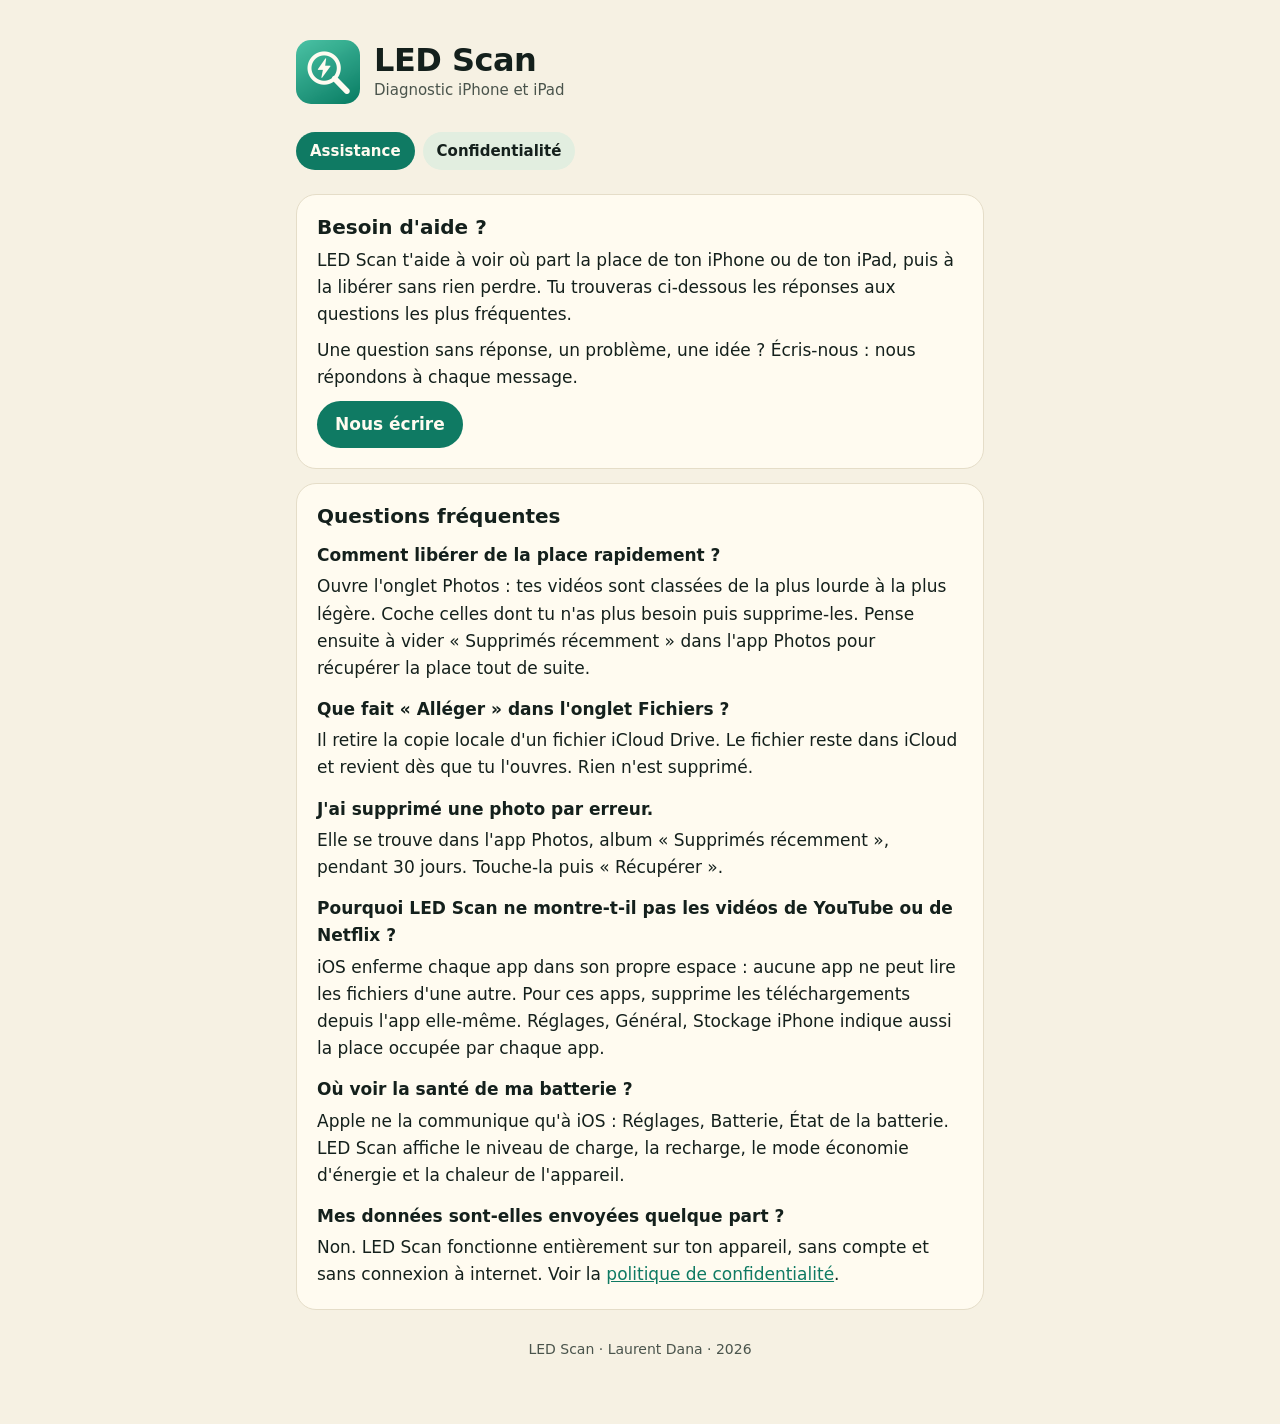
<file: index.html>
<!doctype html>
<html lang="fr"><head><meta charset="utf-8"><meta name="viewport" content="width=device-width,initial-scale=1">
<title>LED Scan : assistance</title><meta name="description" content="Assistance de LED Scan, l'app qui t'aide à libérer de la place sur iPhone et iPad sans rien perdre.">
<link rel="icon" href="icone.png"><link rel="stylesheet" href="style.css"></head>
<body><main>
<header><img src="icone.png" alt=""><div><h1>LED Scan</h1><div class="sous">Diagnostic iPhone et iPad</div></div></header>
<nav><a class="actif" href="./">Assistance</a><a href="confidentialite.html">Confidentialité</a></nav>

<section><h2>Besoin d'aide ?</h2>
<p>LED Scan t'aide à voir où part la place de ton iPhone ou de ton iPad, puis à la libérer sans rien perdre. Tu trouveras ci-dessous les réponses aux questions les plus fréquentes.</p>
<p>Une question sans réponse, un problème, une idée ? Écris-nous : nous répondons à chaque message.</p>
<a class="bouton" href="https://github.com/appledstore/ledscan/issues/new">Nous écrire</a>
</section>

<section><h2>Questions fréquentes</h2>
<h3>Comment libérer de la place rapidement ?</h3>
<p>Ouvre l'onglet Photos : tes vidéos sont classées de la plus lourde à la plus légère. Coche celles dont tu n'as plus besoin puis supprime-les. Pense ensuite à vider « Supprimés récemment » dans l'app Photos pour récupérer la place tout de suite.</p>
<h3>Que fait « Alléger » dans l'onglet Fichiers ?</h3>
<p>Il retire la copie locale d'un fichier iCloud Drive. Le fichier reste dans iCloud et revient dès que tu l'ouvres. Rien n'est supprimé.</p>
<h3>J'ai supprimé une photo par erreur.</h3>
<p>Elle se trouve dans l'app Photos, album « Supprimés récemment », pendant 30 jours. Touche-la puis « Récupérer ».</p>
<h3>Pourquoi LED Scan ne montre-t-il pas les vidéos de YouTube ou de Netflix ?</h3>
<p>iOS enferme chaque app dans son propre espace : aucune app ne peut lire les fichiers d'une autre. Pour ces apps, supprime les téléchargements depuis l'app elle-même. Réglages, Général, Stockage iPhone indique aussi la place occupée par chaque app.</p>
<h3>Où voir la santé de ma batterie ?</h3>
<p>Apple ne la communique qu'à iOS : Réglages, Batterie, État de la batterie. LED Scan affiche le niveau de charge, la recharge, le mode économie d'énergie et la chaleur de l'appareil.</p>
<h3>Mes données sont-elles envoyées quelque part ?</h3>
<p>Non. LED Scan fonctionne entièrement sur ton appareil, sans compte et sans connexion à internet. Voir la <a href="confidentialite.html">politique de confidentialité</a>.</p>
</section>
<footer>LED Scan · Laurent Dana · 2026</footer>
</main></body></html>
</file>
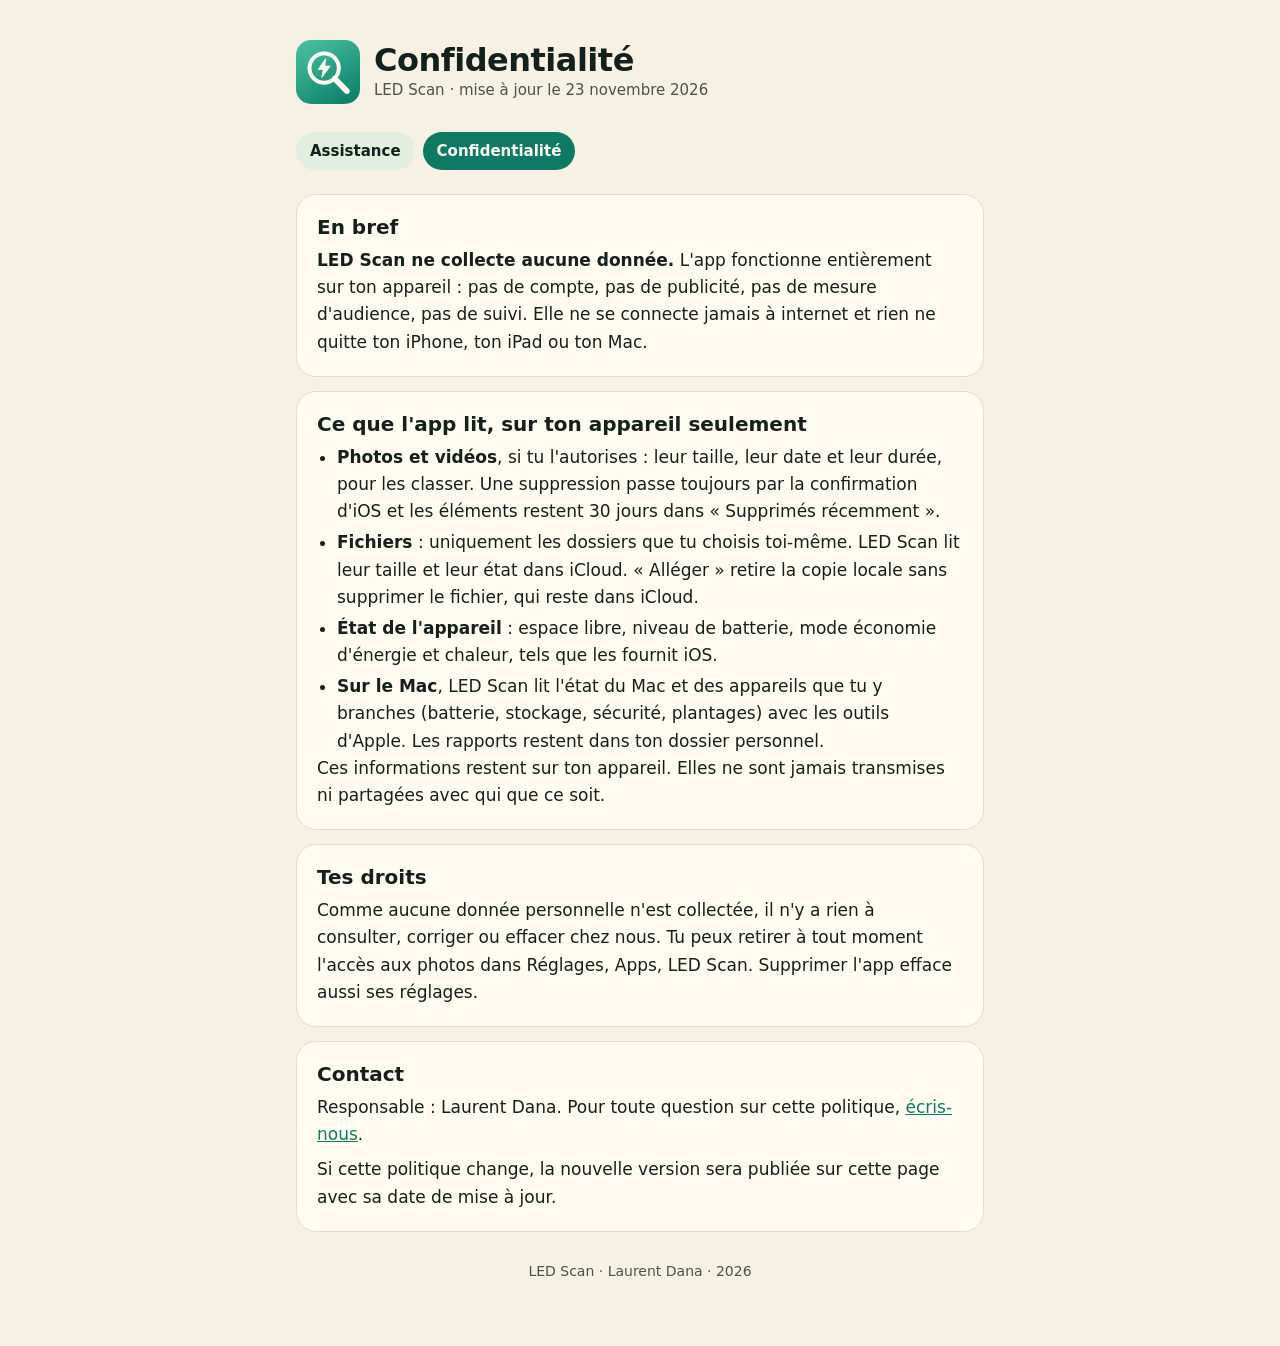
<file: confidentialite.html>
<!doctype html>
<html lang="fr"><head><meta charset="utf-8"><meta name="viewport" content="width=device-width,initial-scale=1">
<title>LED Scan : confidentialité</title><meta name="description" content="Politique de confidentialité de LED Scan : aucune donnée collectée.">
<link rel="icon" href="icone.png"><link rel="stylesheet" href="style.css"></head>
<body><main>
<header><img src="icone.png" alt=""><div><h1>Confidentialité</h1><div class="sous">LED Scan · mise à jour le 23 novembre 2026</div></div></header>
<nav><a href="./">Assistance</a><a class="actif" href="confidentialite.html">Confidentialité</a></nav>

<section><h2>En bref</h2>
<p><strong>LED Scan ne collecte aucune donnée.</strong> L'app fonctionne entièrement sur ton appareil : pas de compte, pas de publicité, pas de mesure d'audience, pas de suivi. Elle ne se connecte jamais à internet et rien ne quitte ton iPhone, ton iPad ou ton Mac.</p>
</section>

<section><h2>Ce que l'app lit, sur ton appareil seulement</h2>
<ul>
<li><strong>Photos et vidéos</strong>, si tu l'autorises : leur taille, leur date et leur durée, pour les classer. Une suppression passe toujours par la confirmation d'iOS et les éléments restent 30 jours dans « Supprimés récemment ».</li>
<li><strong>Fichiers</strong> : uniquement les dossiers que tu choisis toi-même. LED Scan lit leur taille et leur état dans iCloud. « Alléger » retire la copie locale sans supprimer le fichier, qui reste dans iCloud.</li>
<li><strong>État de l'appareil</strong> : espace libre, niveau de batterie, mode économie d'énergie et chaleur, tels que les fournit iOS.</li>
<li><strong>Sur le Mac</strong>, LED Scan lit l'état du Mac et des appareils que tu y branches (batterie, stockage, sécurité, plantages) avec les outils d'Apple. Les rapports restent dans ton dossier personnel.</li>
</ul>
<p>Ces informations restent sur ton appareil. Elles ne sont jamais transmises ni partagées avec qui que ce soit.</p>
</section>

<section><h2>Tes droits</h2>
<p>Comme aucune donnée personnelle n'est collectée, il n'y a rien à consulter, corriger ou effacer chez nous. Tu peux retirer à tout moment l'accès aux photos dans Réglages, Apps, LED Scan. Supprimer l'app efface aussi ses réglages.</p>
</section>

<section><h2>Contact</h2>
<p>Responsable : Laurent Dana. Pour toute question sur cette politique, <a href="https://github.com/appledstore/ledscan/issues/new">écris-nous</a>.</p>
<p>Si cette politique change, la nouvelle version sera publiée sur cette page avec sa date de mise à jour.</p>
</section>
<footer>LED Scan · Laurent Dana · 2026</footer>
</main></body></html>
</file>
<file: style.css>
:root{--fond:#F6F1E3;--surface:#FFFBF0;--bordure:#E5DDC8;--accent:#0F7A63;--pale:#E2EEE0;--texte:#14201C;--texte2:#4A544C}
@media (prefers-color-scheme:dark){:root{--fond:#0F2621;--surface:#173831;--bordure:#245247;--accent:#4CC3A2;--pale:#1C4A3F;--texte:#E6ECE8;--texte2:#A6C2B8}}
*{box-sizing:border-box;margin:0;padding:0}
body{font:17px/1.6 -apple-system,BlinkMacSystemFont,"SF Pro Text",system-ui,"Helvetica Neue",Arial,sans-serif;background:var(--fond);color:var(--texte);-webkit-font-smoothing:antialiased}
main{max-width:720px;margin:0 auto;padding:40px 16px 64px}
header{display:flex;align-items:center;gap:14px;margin-bottom:28px}
header img{width:64px;height:64px;border-radius:15px}
h1{font:800 32px/1.15 ui-rounded,"SF Pro Rounded",-apple-system,system-ui,sans-serif;letter-spacing:-.5px}
.sous{color:var(--texte2);font-size:15px}
nav{display:flex;gap:8px;flex-wrap:wrap;margin-bottom:24px}
nav a{padding:7px 14px;border-radius:99px;background:var(--pale);color:var(--texte);text-decoration:none;font-weight:600;font-size:15px}
nav a.actif{background:var(--accent);color:var(--surface)}
section{background:var(--surface);border:.5px solid var(--bordure);border-radius:20px;padding:20px;margin-bottom:14px}
h2{font:700 20px ui-rounded,"SF Pro Rounded",-apple-system,system-ui,sans-serif;margin-bottom:8px}
h3{font-size:17px;margin:14px 0 4px}
p+p,ul{margin-top:8px}ul{padding-left:20px}li+li{margin-top:4px}
a{color:var(--accent)}
.bouton{display:inline-block;margin-top:10px;padding:10px 18px;border-radius:99px;background:var(--accent);color:var(--surface);font-weight:700;text-decoration:none}
footer{color:var(--texte2);font-size:14px;text-align:center;margin-top:28px}
</file>
